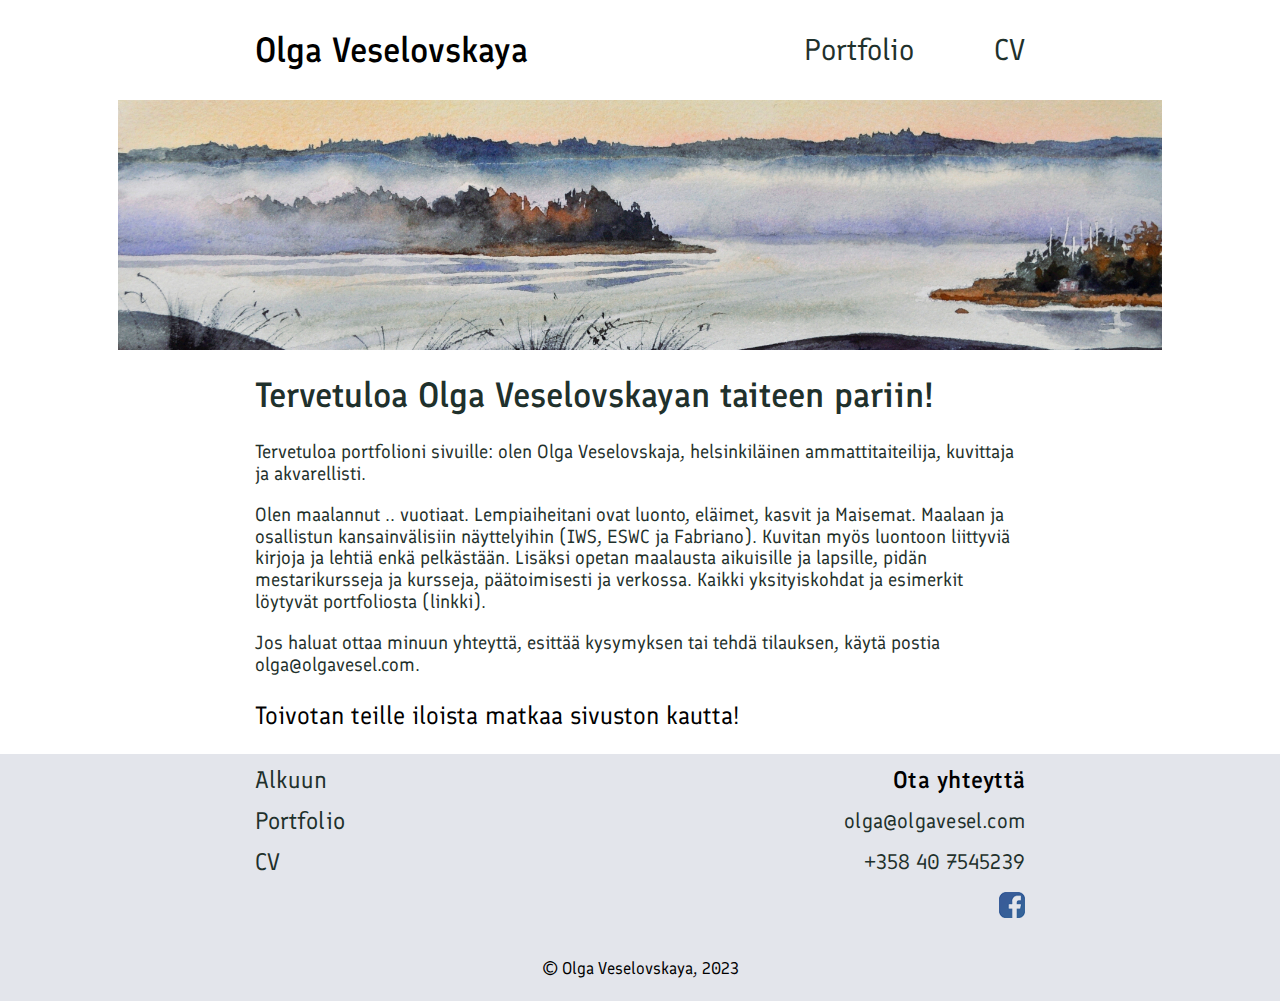
<file: index.html>
<!DOCTYPE html>
<html class="page" lang="en">

<head>
    <meta charset="UTF-8">
    <meta http-equiv="X-UA-Compatible" content="IE=edge">
    <meta name="viewport" content="width=device-width, initial-scale=1.0">
    <link rel="preconnect" href="https://fonts.googleapis.com">
    <link rel="preconnect" href="https://fonts.gstatic.com" crossorigin>
    <link href="https://fonts.googleapis.com/css2?family=Finlandica:wght@400;500&display=swap" rel="stylesheet">
    <link rel="stylesheet" href="/css/style.css">
    <link rel="stylesheet" href="/css/normalize.css">
    <title>Olga Veselovskaya</title>
</head>

<body class="page-body">

    <header class="page-header">
        <div class="wrapper wrapper-header">
            <nav class="header-nav">
                <a href="/index.html" class="header-logo">Olga Veselovskaya</a>
                <ul class="header-list">
                    <li class="header-item"><a href="/portfolio.html" class="header-nav-link">Portfolio</a></li>
                    <li class="header-item"><a href="/cv.html" class="header-nav-link">CV</a></li>
                </ul>
            </nav>
        </div>
    </header>

    <section class="main">

        <section class="main-bg wrapper-img-bg">
            <div class="img-bg" style="background-image: url(/img/background.jpg);">
            </div>
        </section>

        <section class="promo">
            <div class="wrapper wrapper-promo">
                <h2 class="promo-title">Tervetuloa Olga Veselovskayan taiteen pariin!</h2>
                <p class="promo-text">
                    Tervetuloa portfolioni sivuille: olen Olga Veselovskaja, helsinkiläinen ammattitaiteilija, kuvittaja
                    ja
                    akvarellisti.
                </p>
                <p class="promo-text">
                    Olen maalannut .. vuotiaat. Lempiaiheitani ovat luonto, eläimet, kasvit ja Maisemat.
                    Maalaan ja osallistun kansainvälisiin näyttelyihin (IWS, ESWC ja Fabriano). Kuvitan myös luontoon
                    liittyviä kirjoja ja lehtiä enkä pelkästään. Lisäksi opetan maalausta aikuisille ja lapsille, pidän
                    mestarikursseja ja kursseja, päätoimisesti ja verkossa. Kaikki yksityiskohdat ja esimerkit löytyvät
                    portfoliosta (linkki).
                </p>
                <p class="promo-text">
                    Jos haluat ottaa minuun yhteyttä, esittää kysymyksen tai tehdä tilauksen, käytä postia
                    <e-mail class="promo-mail">olga@olgavesel.com.</e-mail>
                </p>
                <p class="promo-text-end">
                    Toivotan teille iloista matkaa sivuston kautta!
                </p>
            </div>
        </section>
    </section>

    <footer class="page-footer">
        <div class="wrapper wrapper-footer">
            <div class="footer-nav">
                <ul class="footer-nav-list">
                    <li class="footer-nav-item"><a href="/index.html" class="footer-nav-link">Alkuun</a></li>
                    <li class="footer-nav-item"><a href="/portfolio.html" class="footer-nav-link">Portfolio</a></li>
                    <li class="footer-nav-item"><a href="/cv.html" class="footer-nav-link">CV</a></li>
                </ul>
            </div>
            <div class="footer-contact">
                <ul class="footer-contact-list">
                    <li class="footer-contact-item footer-contact-title">Ota yhteyttä</li>
                    <li class="footer-contact-item"><a href="mailto:olga@olgavesel.com">olga@olgavesel.com</a></li>
                    <li class="footer-contact-item">
                        <a href="tel:+358407545239">+358 40 7545239</a>
                    </li>
                    <li class="footer-contact-item"><a href="https://www.facebook.com/olga.veselovskaya.79"><img src="/img/Fb_footer.png"></a></li>
                </ul>
            </div>
            <div class="footer-copy">
                <p class="footer-copy-text">
                    © Olga Veselovskaya, 2023
                </p>
            </div>
        </div>
    </footer>


</body>

</html>
</file>
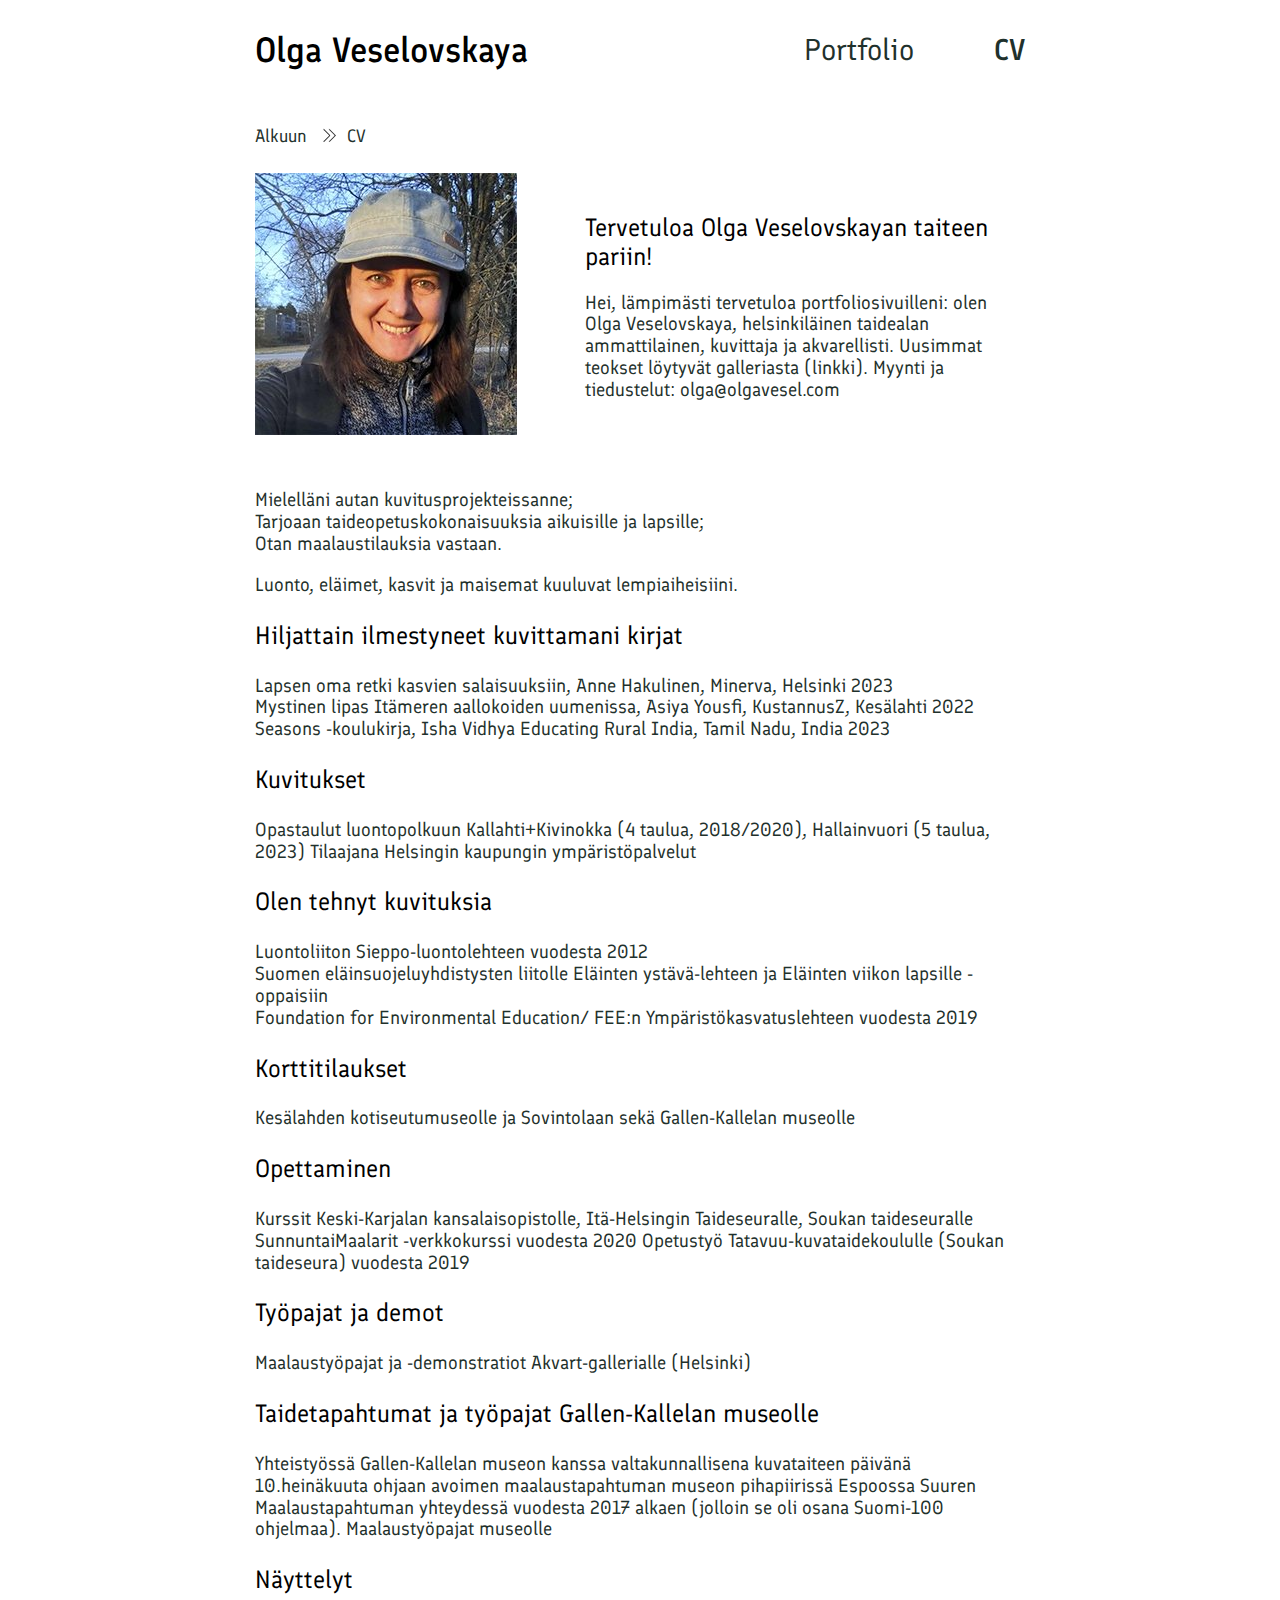
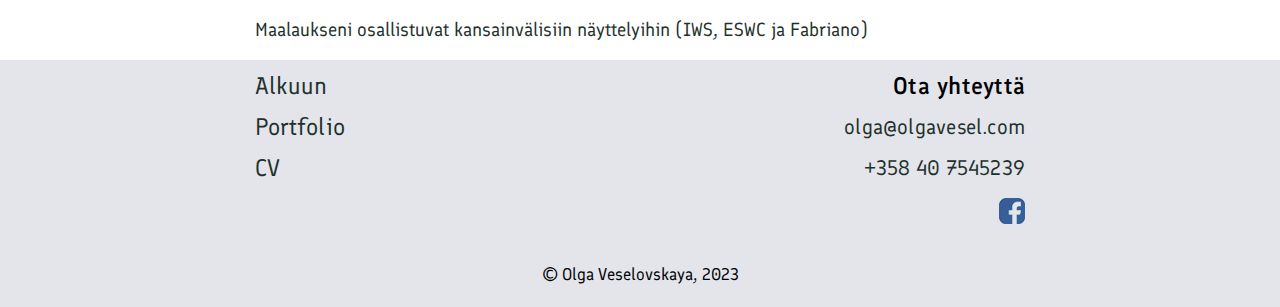
<file: cv.html>
<!DOCTYPE html>
<html class="page" lang="en">

<head>
    <meta charset="UTF-8">
    <meta http-equiv="X-UA-Compatible" content="IE=edge">
    <meta name="viewport" content="width=device-width, initial-scale=1.0">
    <link rel="preconnect" href="https://fonts.googleapis.com">
    <link rel="preconnect" href="https://fonts.gstatic.com" crossorigin>
    <link href="https://fonts.googleapis.com/css2?family=Finlandica:wght@400;500&display=swap" rel="stylesheet">
    <link rel="stylesheet" href="/css/style.css">
    <link rel="stylesheet" href="/css/normalize.css">
    <title>Olga Veselovskaya</title>
</head>

<body class="page-body">

    <header class="page-header">
        <div class="wrapper wrapper-header">
            <nav class="header-nav">
                <a href="/index.html" class="header-logo">Olga Veselovskaya</a>
                <ul class="header-list">
                    <li class="header-item"><a href="/portfolio.html" class="header-nav-link">Portfolio</a></li>
                    <li class="header-item"><a href="/cv.html" class="header-nav-link current">CV</a></li>
                </ul>
            </nav>
        </div>
    </header>

    <section class="main">
        <div class="wrapper wrapper-cv">
            <ul class="breadcrumbs">
                <li class="breadcrumbs-item">
                    <a href="index.html">Alkuun</a>
                </li>
                <li class="breadcrumbs-item  breadcrumbs-current">
                    <a href="cv.html">CV</a>
                </li>
            </ul>

            <div class="cv-main">

                <div class="author-photo"><img src="/img/03ra_38.jpg" class="portfolio-img" width="262px"
                        height="262px">
                </div>
                <div class="cv-promo-start">
                    <h2 class="cv-title">Tervetuloa Olga Veselovskayan taiteen pariin!</h2>
                    <p class="cv-text">Hei, lämpimästi tervetuloa portfoliosivuilleni: olen Olga Veselovskaya,
                        helsinkiläinen taidealan ammattilainen, kuvittaja ja akvarellisti.
                        Uusimmat teokset löytyvät galleriasta (linkki). Myynti ja tiedustelut: olga@olgavesel.com</p>
                </div>
                <div class="cv-promo">
                    <ul class="cv-list">
                        <li class="cv-item">Mielelläni autan kuvitusprojekteissanne;</li>
                        <li class="cv-item">Tarjoaan taideopetuskokonaisuuksia aikuisille ja lapsille;</li>
                        <li class="cv-item">Otan maalaustilauksia vastaan.</li>
                    </ul>
                    <p class="cv-text">Luonto, eläimet, kasvit ja maisemat kuuluvat lempiaiheisiini.</p>
                    <h3 class="cv-title">Hiljattain ilmestyneet kuvittamani kirjat</h3>
                    <ul class="cv-list">
                        <li class="cv-item">Lapsen oma retki kasvien salaisuuksiin, Anne Hakulinen, Minerva, Helsinki
                            2023</li>
                        <li class="cv-item">Mystinen lipas Itämeren aallokoiden uumenissa, Asiya Yousfi, KustannusZ,
                            Kesälahti 2022</li>
                        <li class="cv-item">Seasons -koulukirja, Isha Vidhya Educating Rural India, Tamil Nadu, India
                            2023</li>
                    </ul>
                    <h3 class="cv-title">Kuvitukset</h3>
                    <p class="cv-text">Opastaulut luontopolkuun Kallahti+Kivinokka (4 taulua, 2018/2020), Hallainvuori
                        (5 taulua, 2023) Tilaajana Helsingin kaupungin ympäristöpalvelut
                    </p>
                    <h3 class="cv-title">Olen tehnyt kuvituksia</h3>
                    <ul class="cv-list">
                        <li class="cv-item">Luontoliiton Sieppo-luontolehteen vuodesta 2012</li>
                        <li class="cv-item">Suomen eläinsuojeluyhdistysten liitolle Eläinten ystävä-lehteen ja Eläinten
                            viikon lapsille -oppaisiin</li>
                        <li class="cv-item">Foundation for Environmental Education/ FEE:n Ympäristökasvatuslehteen
                            vuodesta 2019</li>
                    </ul>
                    <h3 class="cv-title">Korttitilaukset</h3>
                    <p class="cv-text">Kesälahden kotiseutumuseolle ja Sovintolaan sekä Gallen-Kallelan museolle</p>

                    <h3 class="cv-title">Opettaminen</h3>
                    <p class="cv-text">
                        Kurssit Keski-Karjalan kansalaisopistolle, Itä-Helsingin Taideseuralle, Soukan taideseuralle
                        SunnuntaiMaalarit -verkkokurssi vuodesta 2020
                        Opetustyö Tatavuu-kuvataidekoululle (Soukan taideseura) vuodesta 2019
                    </p>
                    <h3 class="cv-title">Työpajat ja demot</h3>
                    <p class="cv-text">Maalaustyöpajat ja -demonstratiot Akvart-gallerialle (Helsinki)</p>
                    <h3 class="cv-title">Taidetapahtumat ja työpajat Gallen-Kallelan museolle</h3>
                    <p class="cv-text">Yhteistyössä Gallen-Kallelan museon kanssa valtakunnallisena kuvataiteen päivänä
                        10.heinäkuuta ohjaan avoimen maalaustapahtuman museon pihapiirissä Espoossa Suuren
                        Maalaustapahtuman yhteydessä vuodesta 2017 alkaen (jolloin se oli osana Suomi-100 ohjelmaa).
                        Maalaustyöpajat museolle</p>
                    <h3 class="cv-title">Näyttelyt</h3>
                    <p class="cv-text">Maalaukseni osallistuvat kansainvälisiin näyttelyihin (IWS, ESWC ja Fabriano)</p>

                </div>
            </div>
        </div>

    </section>

    <footer class="page-footer">
        <div class="wrapper wrapper-footer">
            <div class="footer-nav">
                <ul class="footer-nav-list">
                    <li class="footer-nav-item"><a href="/index.html" class="footer-nav-link">Alkuun</a></li>
                    <li class="footer-nav-item"><a href="/portfolio.html" class="footer-nav-link">Portfolio</a></li>
                    <li class="footer-nav-item"><a href="/cv.html" class="footer-nav-link">CV</a></li>
                </ul>
            </div>
            <div class="footer-contact">
                <ul class="footer-contact-list">
                    <li class="footer-contact-item footer-contact-title">Ota yhteyttä</li>
                    <li class="footer-contact-item"><a href="mailto:olga@olgavesel.com">olga@olgavesel.com</a></li>
                    <li class="footer-contact-item">
                        <a href="tel:+358407545239">+358 40 7545239</a>
                    </li>
                    <li class="footer-contact-item"><a href="https://www.facebook.com/olga.veselovskaya.79"><img src="/img/Fb_footer.png"></a></li>
                </ul>
            </div>
            <div class="footer-copy">
                <p class="footer-copy-text">
                    © Olga Veselovskaya, 2023
                </p>
            </div>
        </div>
    </footer>


</body>

</html>
</file>
<file: css/style.css>
/* Fonts */


/* font-family: 'Finlandica', Arial sans-serif; */


/* Global */

.page {
    height: 100%;
}

.page-body {
    min-width: 960px;
    margin: 0;
    padding: 0;
    min-height: 100%;
    display: grid;
    grid-template-rows: min-content 1fr min-content;
    align-content: start;
}

a {
    text-decoration: none;
    color: inherit;
}

img {
    max-width: 100%;
    height: auto;
}

ul {
    list-style: none;
    margin: 0;
    padding: 0;
}

.wrapper {
    width: 1168px;
    margin: 0 auto;
    padding: 0px 100px;
}


/* Header */


.header-nav {
    height: 100px;
    display: flex;
    justify-content: space-between;
    align-items: stretch;
}

.header-logo {
    font-family: 'Finlandica', Arial sans-serif;
    font-size: 35px;
    font-weight: 500;
    color: #000000;
    align-self: center;
}

.header-list {
    list-style: none;
    font-family: 'Finlandica', Arial sans-serif;
    font-size: 30px;
    font-weight: 400;
    color: #1f312c;
    display: flex;
    justify-content: flex-end;
    align-items: center;
    gap: 80px;

}

.header-item {
	color: #1f312c; /* Цвет обычной ссылки */
    position: relative;
    cursor: pointer;
    text-decoration: none; /* Убираем подчеркивание */
}

.header-item:after {
	content: "";
    display: block;
    position: absolute;
    right: 0;
    bottom: -3px;
    width: 0;
    height: 2px; /* Высота линии */
    background-color: #1f312c; /* Цвет подчеркивания при исчезании линии*/
    transition: width 0.2s; /* Время эффекта */
}

.header-item:hover:after {
	content: "";
    width: 100%;
    display: block;
    position: absolute;
    left: 0;
    bottom: -3px;
    height: 2px; /* Высота линии */
    background-color: #1f312c; /* Цвет подчеркивания при появлении линии*/
    transition: width 0.2s;  /* Время эффекта */
}

.header-item:active {
    opacity: 0.7;
}

.img-bg {
    background-position: center center;
    background-repeat: no-repeat;
    background-size: cover;
    height: 450px;
}

.current {
    font-weight: 500;
}

/* Promo */

.wrapper-promo, 
.wrapper-cv {
    padding: 50px 0px;
    width: 960px;
    margin: 0 auto;
}

.promo-title {
    font-family: 'Finlandica', Arial sans-serif;
    font-size: 35px;
    line-height: 33px;
    font-weight: 500;
    color: #1f312c;
}

.promo-text,
.cv-list,
.cv-text {
    font-family: 'Finlandica', Arial sans-serif;
    /* font-family: Helvetica; */
    font-size: 19px;
    font-weight: 400;
    color:#1f312c;
}

.promo-text-end,
.cv-title {
    font-family: 'Finlandica', Arial sans-serif;
    /* font-family: Helvetica; */
    font-size: 25px;
    font-weight: 400;
}

/* Portfolio */

.portfolio-item-title {
    font-family: 'Finlandica', Arial sans-serif;
    font-size: 36px;
    line-height: 33px;
    font-weight: 500;
    color: #1f312c;
}

.portfolio-list {
    display: flex;
    flex-wrap: wrap;
    gap: 40px;
    margin-bottom: 50px;
}

.portfolio-link {
    display: flex;
    flex-direction: column;
    align-items: center;
}

.portfolio-link:hover {
    box-shadow: 4px 4px 8px rgba(0, 0, 0, 0.2);
}

.portfolio-link:active {
    background-color: #fff;
    opacity: 0.8;
}

.portfolio-img {
    width: 262px;
    height: 262px;
    object-fit: cover;
    text-indent: -100vw;
}

.portfolio-img-wrapper {
    width: 262px;
    height: 262px;
    background-color: #d6d4d4;
}

.breadcrumbs {
    font-family: 'Finlandica', Arial sans-serif;
    font-size: 18px;
    line-height: 33px;
    font-weight: 400;
    color: #1f312c;
    display: flex;
    justify-content: flex-start;
    flex-wrap: wrap;
    margin: 20px auto;
}

.breadcrumbs li {
    position: relative;
    margin-right: 40px;
}

.breadcrumbs li:last-child {
    margin-right: 0;
}

.breadcrumbs li:after {
    content: "";
    position: absolute;
    top: 8px;
    right: -30px;
    width: 15px;
    height: 15px;
    background-image: url(/img/arrows-icon.png);
    object-fit: cover;
    
}

.breadcrumbs-current:after {
    display: none;
}

.gallery-title {
    font-family: Finlandica;
    font-size: 48px;
    line-height: 33px;
    font-weight: 500;
    color: #1f312c;
    text-align: center;
}

.gallery-text {
    font-family: 'Finlandica', Arial sans-serif;
    /* font-family: Helvetica; */
    font-size: 21px;
    line-height: 33px;
    font-weight: 400;
    color: #1f312c;
    text-align: center;
}


/* CV */

.cv-main {
    display: grid;
    grid-template-columns: min-content, auto;
    grid-template-rows: min-content, auto;
    gap: 50px;
}

.author-photo {
    grid-column: 1 / 2;
    grid-row: 1 / 2;
}

.cv-promo-start {
    grid-column: 2 / 3;
    grid-row: 1 / 2;
    justify-self: start;
    align-self: center;
}

.cv-promo {
    grid-column: 1 / 3;
    grid-row: 2 / 3;
}


/* Footer */

.page-footer {
    background-color: #e3e5eb;
    font-family: 'Finlandica', Arial sans-serif;
    font-size: 17px;
    line-height: 21px;
}

.wrapper-footer {
    display: grid;
    grid-template-columns: 1fr 1fr;
    grid-template-rows: 1fr auto;
    padding-top: 45px;
    padding-bottom: 15px;
}

.footer-nav {
    grid-column: 1 / 2;
    grid-row: 1 / 2;
    padding: 15px 0 15px;
}

.footer-nav-list {
    font-family: 'Finlandica', Arial sans-serif;
    font-size: 24px;
    font-weight: 400;
    letter-spacing: 0.01em;
    color: #1f312c;
    display: flex;
    flex-direction: column;
    justify-content: flex-start;
    gap: 20px;
}

.footer-contact {

    grid-column: 2 / 3;
    grid-row: 1 / 2;
    padding: 15px 0 15px;
}

.footer-contact-list {
    display: flex;
    align-items: flex-end;
    flex-direction: column;
    gap: 20px;
}

.footer-contact-item {
    font-family: 'Finlandica', Arial sans-serif;
    /* font-family: Helvetica; */
    font-size: 21px;
    font-weight: 400;
    letter-spacing: 0.01em;
    color: #1f312c;
}

.footer-contact-title {
    font-family: 'Finlandica', Arial sans-serif;
    font-size: 24px;
    /* line-height: 1.2; */
    font-weight: 500;
    color: #000000;
}

.footer-copy {
    grid-column: 1 / -1;
    grid-row: 2 / 3;
    justify-self: center;
    padding: 5px 0 5px;
}

/* Media tablet */

@media screen and (min-width:1450px) {

    .img-bg {
        width: 1440px;
        margin: 0 auto;
        padding: 0px 10px;
    }
}

@media screen and (max-width: 1441px) {

    .page-body {
        min-width: 480px;
    }

    .wrapper {
        width: 770px;
        margin: 0 auto;
        padding: 0px 10px;
    }

    .img-bg {
        width: 80%;
        height: 250px;   
        margin: 0 auto;
        padding: 0px 10px;
    }

    .portfolio-list {
        display: flex;
        flex-wrap: wrap;
        justify-content: space-around;
        margin-bottom: 50px;
    }

}

/* Media mobile */

@media screen and (max-width: 791px) {

    .page-body {
        min-width: 320px;
    }

    .wrapper {
        width: 320px;
        margin: 0 auto;
        padding: 0px 10px;
    }

    .header-nav {
        height: 150px;
        display: grid;   
        justify-content: center;
        align-items: center;     
    }

    .header-list {
        align-self: center;
        justify-self: center;
    }

    .wrapper-footer {
        display: flex;
        flex-wrap: wrap;
        flex-direction: column;
        align-content: stretch;
    }

    .footer-contact-list {
        display: flex;
        flex-direction: column;
        align-content: center;
        align-items: center;
    }

    .footer-copy {
        align-self: center;
    }

    .footer-nav-list {
        display: flex;
        flex-direction: row;
        justify-content: space-around;
    }

    .cv-main {
        display: flex;
        flex-wrap: wrap;
        flex-direction: column;
        align-content: stretch;
    }

    .author-photo {
        align-self: center;
    }

}
</file>
